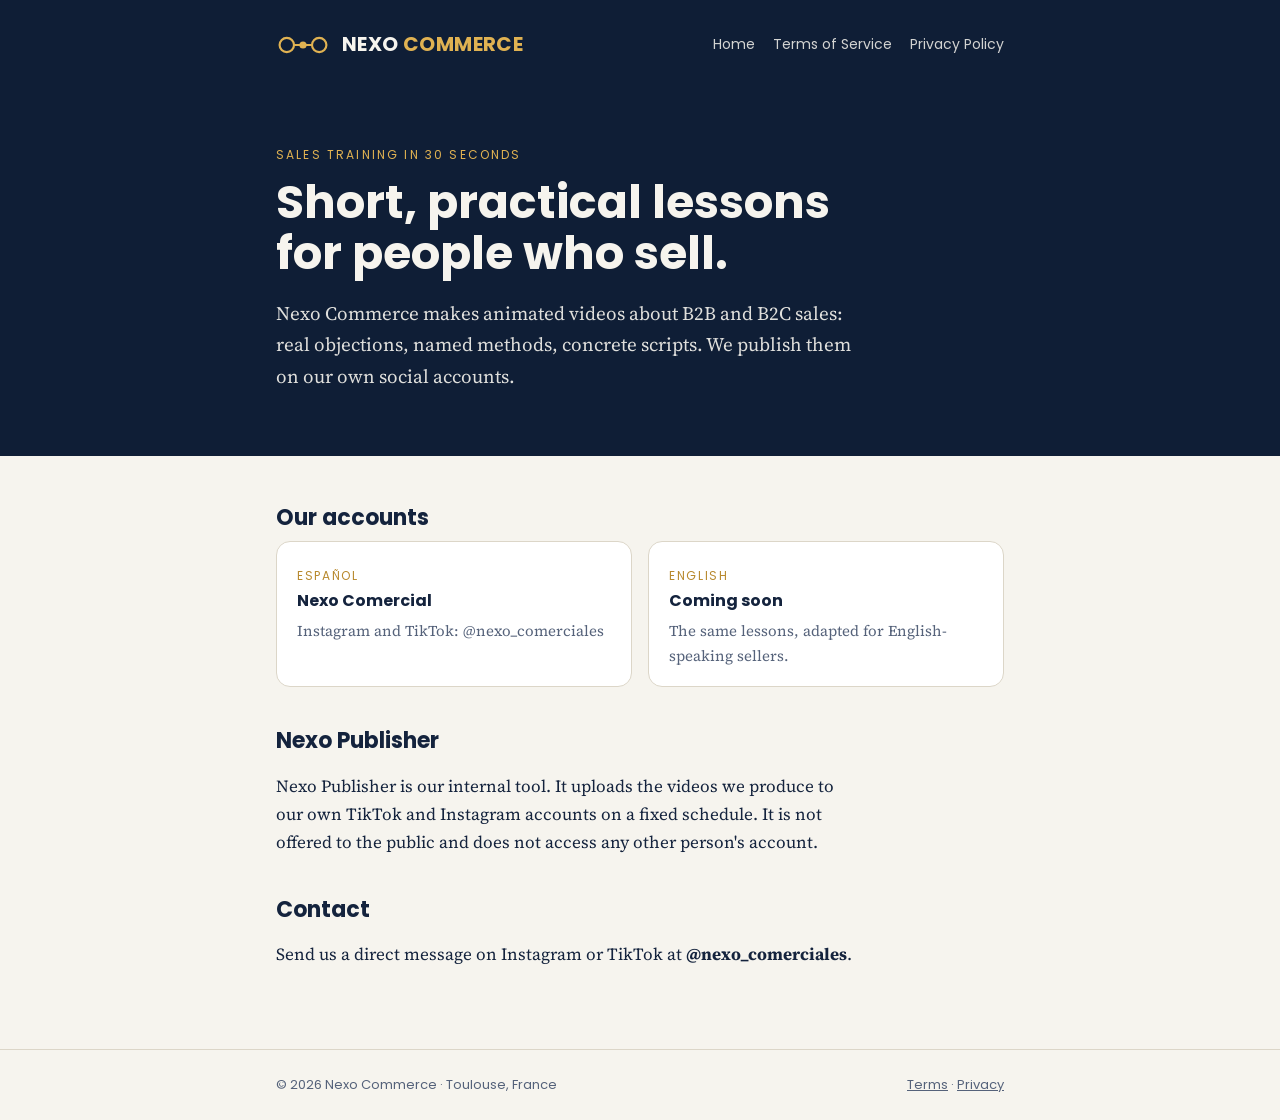
<file: index.html>
<!doctype html><html lang="en"><head><meta charset="utf-8"><meta name="viewport" content="width=device-width,initial-scale=1"><title>Nexo Commerce</title>
<link rel="preconnect" href="https://fonts.googleapis.com"><link rel="stylesheet" href="https://fonts.googleapis.com/css2?family=Poppins:wght@400;700&family=Source+Serif+4:wght@400;600&display=swap"><link rel="stylesheet" href="style.css">
</head><body>
<header class="band"><div class="wrap"><a class="brand" href="index.html"><svg viewBox="0 0 300 120" aria-hidden="true"><line x1="60" y1="60" x2="240" y2="60" stroke="#E0B252" stroke-width="12"/><circle cx="60" cy="60" r="40" fill="#0F1E36" stroke="#E0B252" stroke-width="12"/><circle cx="240" cy="60" r="40" fill="#0F1E36" stroke="#E0B252" stroke-width="12"/><circle cx="150" cy="60" r="20" fill="#E0B252"/></svg><span>NEXO <b>COMMERCE</b></span></a><nav><a href="index.html">Home</a><a href="terms.html">Terms of Service</a><a href="privacy.html">Privacy Policy</a></nav></div></header>
<section class="hero band"><div class="wrap">
<p class="eyebrow">Sales training in 30 seconds</p>
<h1>Short, practical lessons for people who sell.</h1>
<p class="lead">Nexo Commerce makes animated videos about B2B and B2C sales: real objections, named methods, concrete scripts. We publish them on our own social accounts.</p>
</div></section>
<main><div class="wrap">
<h2>Our accounts</h2>
<div class="grid">
<div class="acc"><span class="lang">Español</span><h3>Nexo Comercial</h3><p>Instagram and TikTok: @nexo_comerciales</p></div>
<div class="acc"><span class="lang">English</span><h3>Coming soon</h3><p>The same lessons, adapted for English-speaking sellers.</p></div>
</div>
<h2>Nexo Publisher</h2>
<p>Nexo Publisher is our internal tool. It uploads the videos we produce to our own TikTok and Instagram accounts on a fixed schedule. It is not offered to the public and does not access any other person's account.</p>
<h2>Contact</h2>
<p>Send us a direct message on Instagram or TikTok at <strong>@nexo_comerciales</strong>.</p>
</div></main>
<footer><div class="wrap"><span>© 2026 Nexo Commerce · Toulouse, France</span><span><a href="terms.html">Terms</a> · <a href="privacy.html">Privacy</a></span></div></footer>
</body></html>
</file>
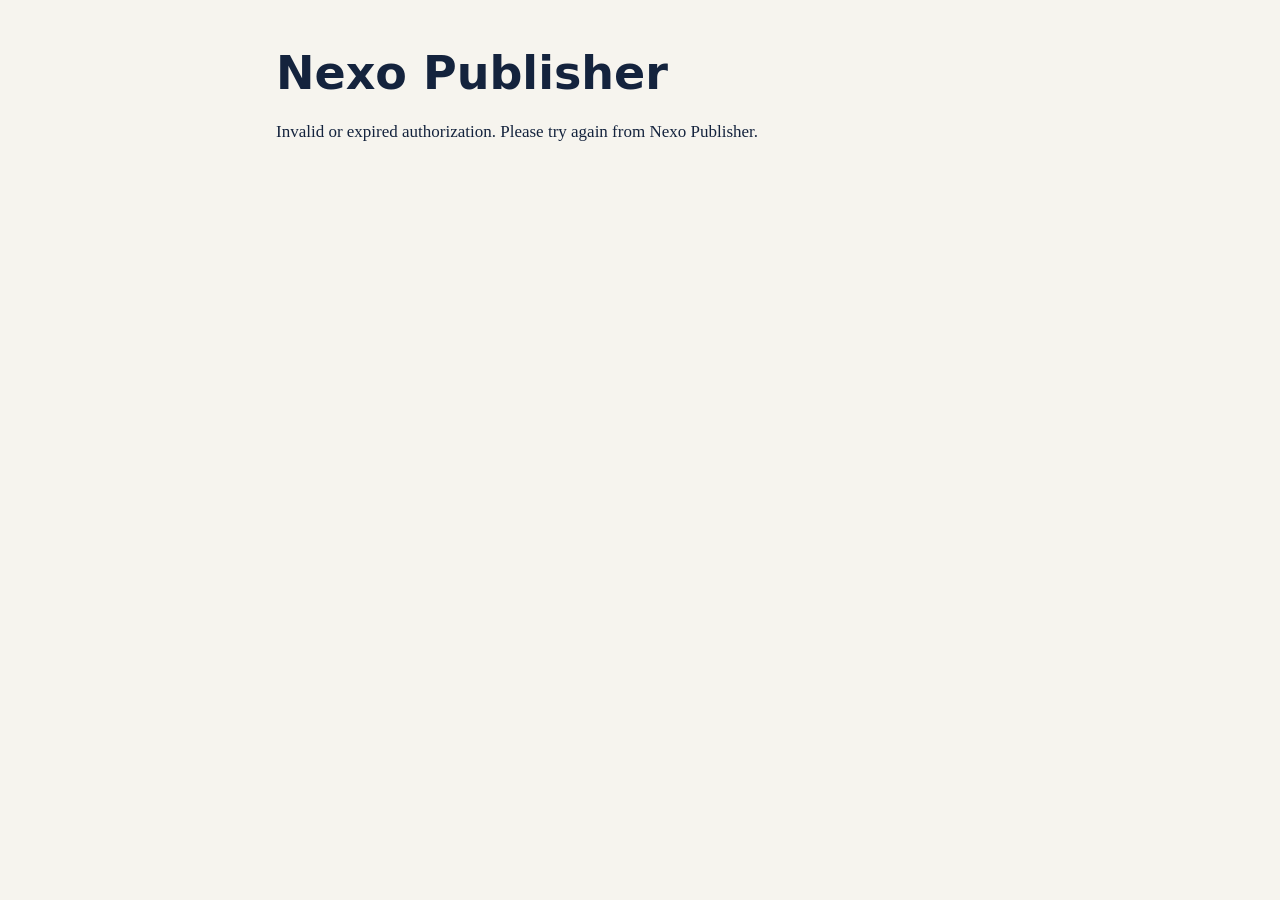
<file: callback.html>
<!doctype html>
<html lang="en"><head><meta charset="utf-8"><meta name="viewport" content="width=device-width,initial-scale=1">
<title>Nexo Publisher</title><link rel="stylesheet" href="style.css"><meta name="robots" content="noindex"></head>
<body><main><div class="wrap">
<h1>Nexo Publisher</h1>
<p id="msg">Connecting your TikTok account...</p>
</div></main>
<script>
(async () => {
  const p = new URLSearchParams(location.search), msg = document.getElementById("msg");
  if (p.get("error")) { msg.textContent = "Authorization was not granted: " + p.get("error"); return; }
  if (!p.get("code") || p.get("state") !== sessionStorage.getItem("nx_state")) { msg.textContent = "Invalid or expired authorization. Please try again from Nexo Publisher."; return; }
  sessionStorage.removeItem("nx_state");
  try {
    const r = await (await fetch("http://127.0.0.1:8787/api/exchange", { method: "POST", headers: {"Content-Type":"application/json"}, body: JSON.stringify({ code: p.get("code") }) })).json();
    if (r.ok) { location.replace("publisher.html"); return; }
    msg.textContent = "Connection failed: " + JSON.stringify(r.error);
  } catch (e) { msg.textContent = "The local Nexo Publisher service is not running."; }
})();
</script>
</body></html>
</file>
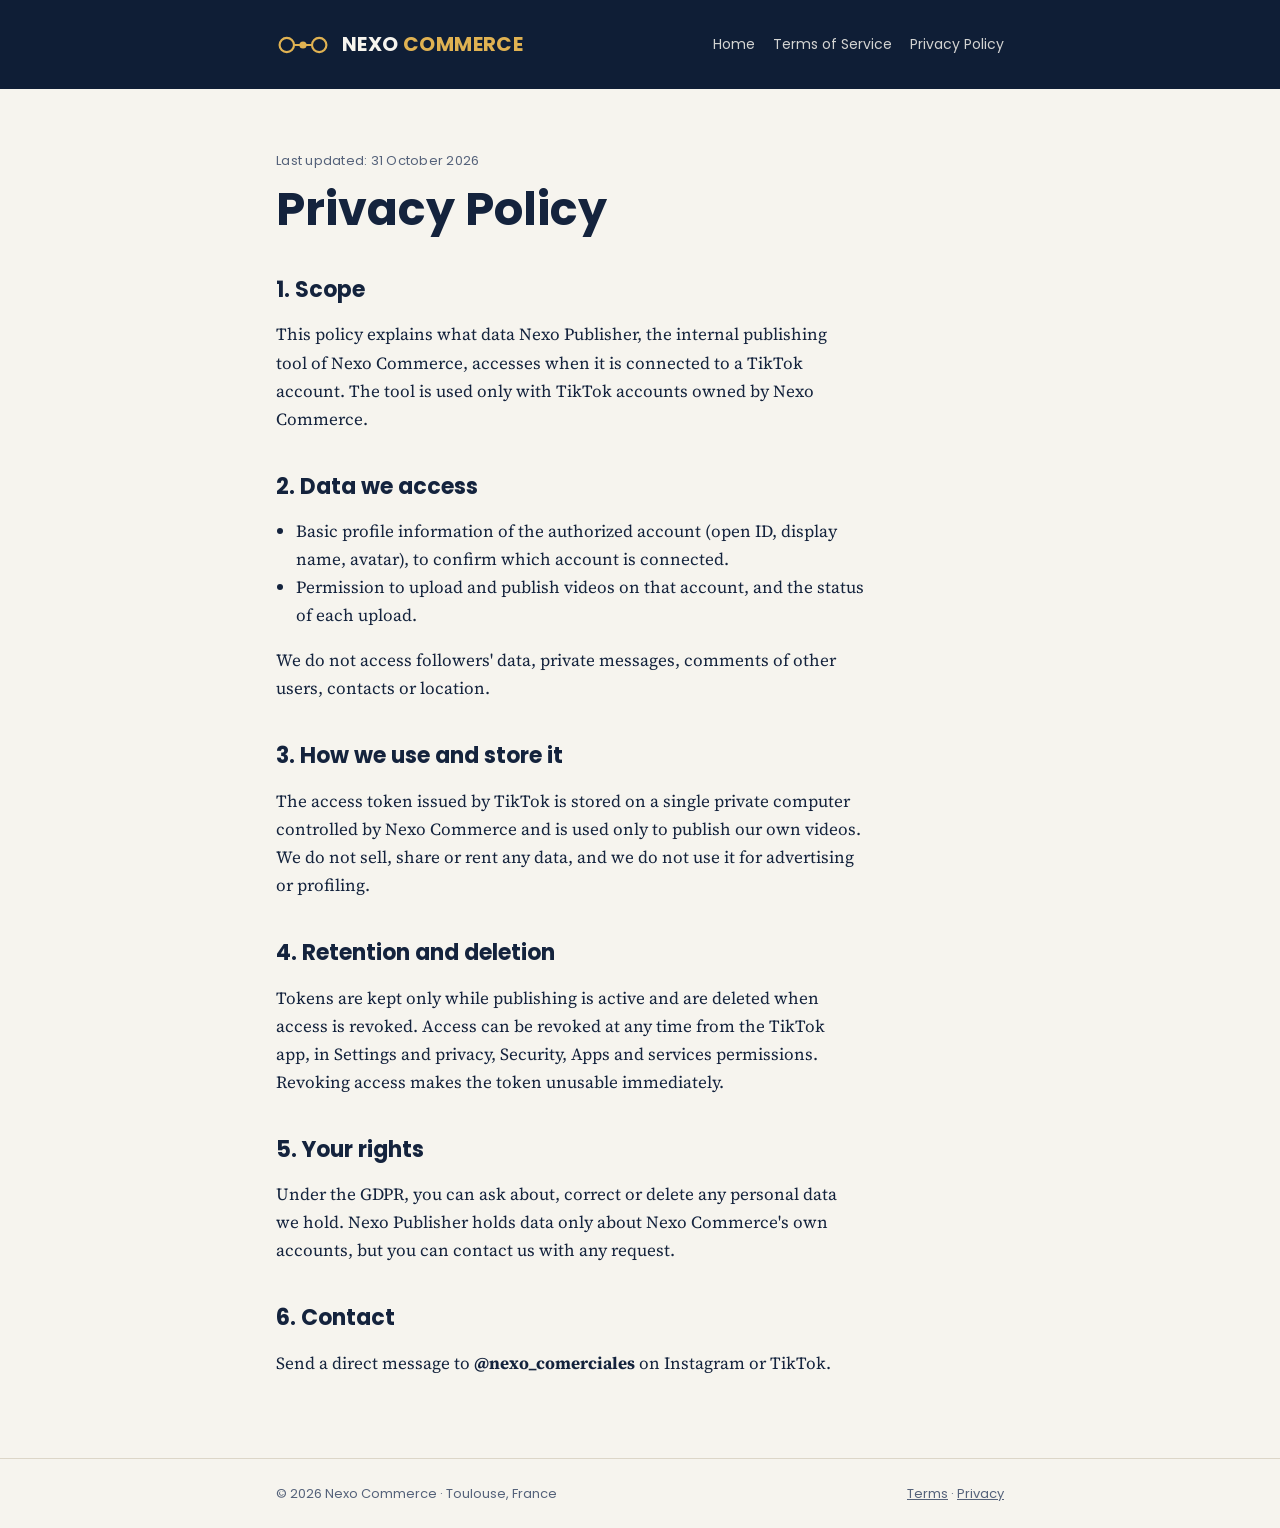
<file: privacy.html>
<!doctype html><html lang="en"><head><meta charset="utf-8"><meta name="viewport" content="width=device-width,initial-scale=1,viewport-fit=cover"><title>Privacy Policy · Nexo Commerce</title>
<link rel="preconnect" href="https://fonts.googleapis.com"><link rel="stylesheet" href="https://fonts.googleapis.com/css2?family=Poppins:wght@400;700&family=Source+Serif+4:wght@400;600&display=swap"><link rel="stylesheet" href="style.css"></head><body>
<header class="band"><div class="wrap"><a class="brand" href="index.html"><svg viewBox="0 0 300 120" aria-hidden="true"><line x1="60" y1="60" x2="240" y2="60" stroke="#E0B252" stroke-width="12"/><circle cx="60" cy="60" r="40" fill="#0F1E36" stroke="#E0B252" stroke-width="12"/><circle cx="240" cy="60" r="40" fill="#0F1E36" stroke="#E0B252" stroke-width="12"/><circle cx="150" cy="60" r="20" fill="#E0B252"/></svg><span>NEXO <b>COMMERCE</b></span></a><nav><a href="index.html">Home</a><a href="terms.html">Terms of Service</a><a href="privacy.html">Privacy Policy</a></nav></div></header>
<main><div class="wrap">
<p class="meta">Last updated: 31 October 2026</p>
<h1>Privacy Policy</h1>
<h2>1. Scope</h2>
<p>This policy explains what data Nexo Publisher, the internal publishing tool of Nexo Commerce, accesses when it is connected to a TikTok account. The tool is used only with TikTok accounts owned by Nexo Commerce.</p>
<h2>2. Data we access</h2>
<ul>
<li>Basic profile information of the authorized account (open ID, display name, avatar), to confirm which account is connected.</li>
<li>Permission to upload and publish videos on that account, and the status of each upload.</li>
</ul>
<p>We do not access followers' data, private messages, comments of other users, contacts or location.</p>
<h2>3. How we use and store it</h2>
<p>The access token issued by TikTok is stored on a single private computer controlled by Nexo Commerce and is used only to publish our own videos. We do not sell, share or rent any data, and we do not use it for advertising or profiling.</p>
<h2>4. Retention and deletion</h2>
<p>Tokens are kept only while publishing is active and are deleted when access is revoked. Access can be revoked at any time from the TikTok app, in Settings and privacy, Security, Apps and services permissions. Revoking access makes the token unusable immediately.</p>
<h2>5. Your rights</h2>
<p>Under the GDPR, you can ask about, correct or delete any personal data we hold. Nexo Publisher holds data only about Nexo Commerce's own accounts, but you can contact us with any request.</p>
<h2>6. Contact</h2>
<p>Send a direct message to <strong>@nexo_comerciales</strong> on Instagram or TikTok.</p>
</div></main>
<footer><div class="wrap"><span>© 2026 Nexo Commerce · Toulouse, France</span><span><a href="terms.html">Terms</a> · <a href="privacy.html">Privacy</a></span></div></footer>
</body></html>
</file>
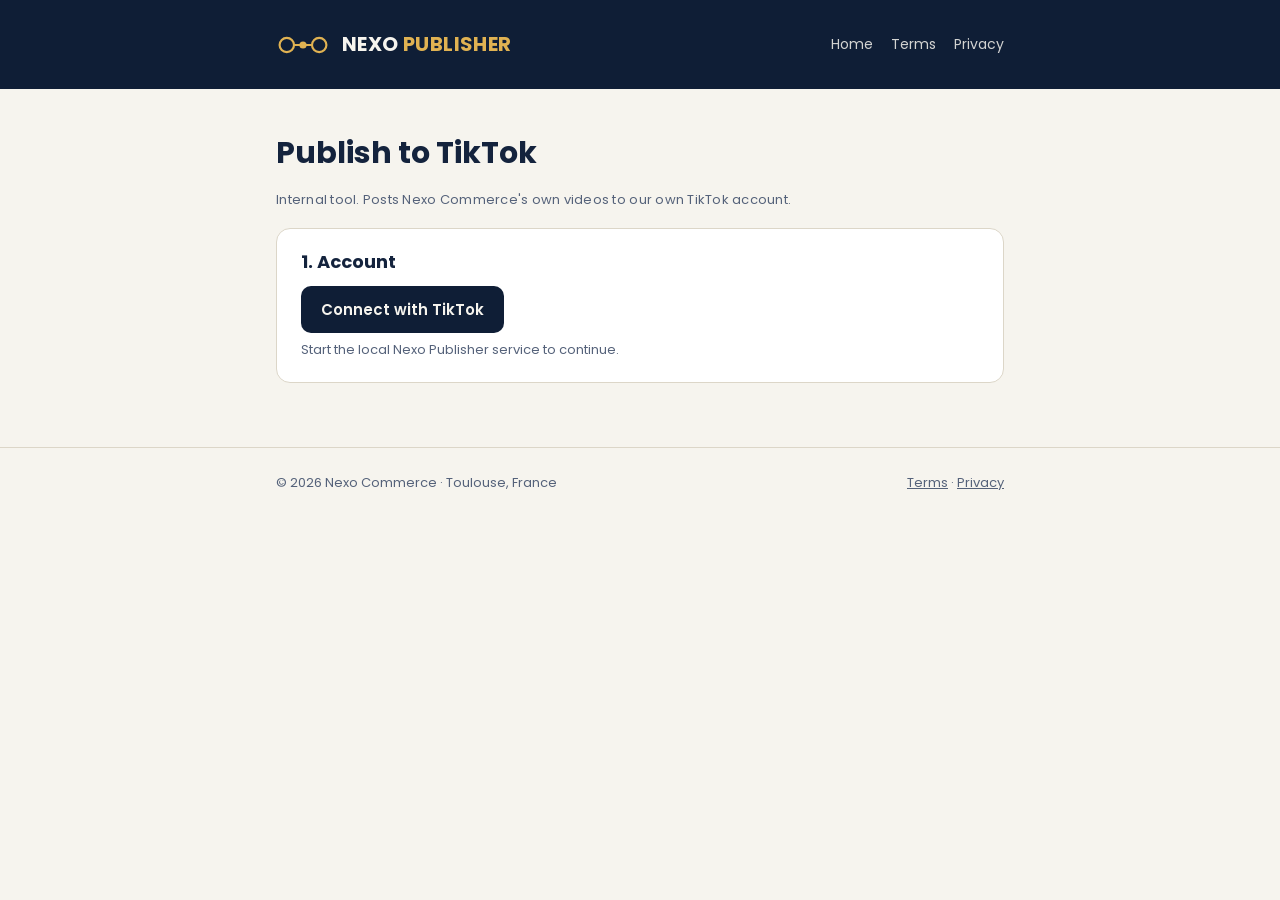
<file: publisher.html>
﻿<!doctype html>
<html lang="en"><head><meta charset="utf-8"><meta name="viewport" content="width=device-width,initial-scale=1">
<title>Nexo Publisher</title><meta name="robots" content="noindex">
<link rel="preconnect" href="https://fonts.googleapis.com"><link rel="stylesheet" href="https://fonts.googleapis.com/css2?family=Poppins:wght@400;600;700&family=Source+Serif+4:wght@400;600&display=swap"><link rel="stylesheet" href="style.css">
<style>
.panel{background:var(--surface);border:1px solid var(--line);border-radius:14px;padding:22px 24px;margin-top:18px}
.panel h2{margin:0 0 12px;font-size:18px}
.btn{font-family:var(--display);font-weight:600;font-size:15px;border:0;border-radius:10px;padding:12px 20px;cursor:pointer;background:var(--band);color:var(--band-fg)}
.btn.gold{background:var(--band-gold);color:#0F1E36}
.btn:disabled{opacity:.45;cursor:not-allowed}
.creator{display:flex;flex-wrap:wrap;align-items:center;gap:14px;font-family:var(--display)}
.creator img{width:52px;height:52px;border-radius:50%;border:2px solid var(--band-gold)}
.creator b{display:block;font-size:16px}.creator span{font-size:13px;color:var(--muted)}
label.f{display:block;font-family:var(--display);font-size:13px;font-weight:600;margin:16px 0 6px}
select,textarea{width:100%;font:inherit;font-size:15px;padding:10px 12px;border:1px solid var(--line);border-radius:10px;background:var(--bg);color:var(--fg)}
textarea{min-height:84px;resize:vertical}
.row{display:grid;grid-template-columns:200px 1fr;gap:22px;align-items:start}
@media (max-width:640px){.row{grid-template-columns:1fr}}
video{width:100%;max-width:200px;aspect-ratio:9/16;background:#000;border-radius:12px}
.checks label{display:flex;gap:10px;align-items:center;font-family:var(--display);font-size:14px;margin:6px 0}
.hint{font-family:var(--display);font-size:13px;color:var(--muted);margin:6px 0 0}
.consent{font-family:var(--display);font-size:13px;color:var(--muted);margin:18px 0 12px}
.status{font-family:var(--display);font-size:14px;margin-top:14px}
.sub{margin-left:26px}
</style></head><body>
<header class="band"><div class="wrap"><a class="brand" href="index.html"><svg viewBox="0 0 300 120" aria-hidden="true"><line x1="60" y1="60" x2="240" y2="60" stroke="#E0B252" stroke-width="12"/><circle cx="60" cy="60" r="40" fill="#0F1E36" stroke="#E0B252" stroke-width="12"/><circle cx="240" cy="60" r="40" fill="#0F1E36" stroke="#E0B252" stroke-width="12"/><circle cx="150" cy="60" r="20" fill="#E0B252"/></svg><span>NEXO <b>PUBLISHER</b></span></a><nav><a href="index.html">Home</a><a href="terms.html">Terms</a><a href="privacy.html">Privacy</a></nav></div></header>
<main><div class="wrap">
<h1 style="font-size:30px">Publish to TikTok</h1>
<p class="meta">Internal tool. Posts Nexo Commerce's own videos to our own TikTok account.</p>

<div class="panel" id="p-connect">
  <h2>1. Account</h2>
  <div id="who"><button class="btn" id="connect">Connect with TikTok</button></div>
</div>

<div class="panel" id="p-post" hidden>
  <h2>2. New post</h2>
  <label class="f" for="video">Video</label>
  <select id="video"></select>
  <div class="row" style="margin-top:16px">
    <video id="preview" controls playsinline></video>
    <div>
      <label class="f" for="title" style="margin-top:0">Caption</label>
      <textarea id="title" maxlength="2200" placeholder="Write a caption"></textarea>
      <label class="f" for="privacy">Who can view this video</label>
      <select id="privacy"><option value="" selected disabled>Select privacy</option></select>
      <p class="hint" id="privhint"></p>
      <label class="f">Allow users to</label>
      <div class="checks">
        <label><input type="checkbox" id="c-comment"> Comment</label>
        <label><input type="checkbox" id="c-duet"> Duet</label>
        <label><input type="checkbox" id="c-stitch"> Stitch</label>
      </div>
      <label class="f">Content disclosure</label>
      <div class="checks">
        <label><input type="checkbox" id="disclose"> Disclose video content</label>
        <div class="sub" id="disc-opts" hidden>
          <label><input type="checkbox" id="b-own"> Your brand <span class="hint" style="margin:0">(promoting yourself or your own business)</span></label>
          <label><input type="checkbox" id="b-paid"> Branded content <span class="hint" style="margin:0">(paid partnership with a third party)</span></label>
          <p class="hint" id="dischint"></p>
        </div>
      </div>
    </div>
  </div>
  <p class="consent" id="consent"></p>
  <button class="btn gold" id="post" disabled>Post to TikTok</button>
  <p class="status" id="status" role="status"></p>
</div>
</div></main>
<footer><div class="wrap"><span>© 2026 Nexo Commerce · Toulouse, France</span><span><a href="terms.html">Terms</a> · <a href="privacy.html">Privacy</a></span></div></footer>
<script>
const L = "http://127.0.0.1:8787";
const $ = id => document.getElementById(id);
const LABEL = {PUBLIC_TO_EVERYONE:"Everyone", MUTUAL_FOLLOW_FRIENDS:"Friends", FOLLOWER_OF_CREATOR:"Followers", SELF_ONLY:"Only me"};
const MUSIC = '<a href="https://www.tiktok.com/legal/page/global/music-usage-confirmation/en" target="_blank" rel="noopener">Music Usage Confirmation</a>';
const BRAND = '<a href="https://www.tiktok.com/legal/page/global/bc-policy/en" target="_blank" rel="noopener">Branded Content Policy</a>';
let creator = null, videos = [];

$("connect").onclick = async () => {
  const c = await (await fetch(L + "/api/config")).json();
  const state = crypto.randomUUID().replace(/-/g, "");
  sessionStorage.setItem("nx_state", state);
  location.href = "https://www.tiktok.com/v2/auth/authorize/?client_key=" + c.client_key + "&scope=user.info.basic,video.upload,video.publish&response_type=code&redirect_uri=" + encodeURIComponent(c.redirect_uri) + "&state=" + state;
};

async function load() {
  const c = await (await fetch(L + "/api/config")).json();
  if (!c.connected) return;
  const r = await (await fetch(L + "/api/creator")).json();
  if (!r.data || !r.data.creator_nickname) return;
  creator = r.data;
  $("who").innerHTML = '<div class="creator"><img alt="" src="' + creator.creator_avatar_url + '"><div><b>' + creator.creator_nickname + '</b><span>@' + creator.creator_username + ' · posting as this account</span></div><button class="btn" id="logout" style="margin-left:auto;padding:8px 14px;font-size:13px">Disconnect</button></div>';
  $("logout").onclick = async () => { await fetch(L + "/api/logout", { method: "POST" }); location.reload(); };
  for (const p of creator.privacy_level_options) { const o = document.createElement("option"); o.value = p; o.textContent = LABEL[p] || p; $("privacy").appendChild(o); }
  if (creator.comment_disabled) { $("c-comment").disabled = true; }
  if (creator.duet_disabled) { $("c-duet").disabled = true; }
  if (creator.stitch_disabled) { $("c-stitch").disabled = true; }
  videos = await (await fetch(L + "/api/videos")).json();
  for (const v of videos) { const o = document.createElement("option"); o.value = v.id; o.textContent = v.name; $("video").appendChild(o); }
  $("p-post").hidden = false; pick(); refresh();
}
function pick() { $("preview").src = L + "/api/video?id=" + encodeURIComponent($("video").value); }
function refresh() {
  const d = $("disclose").checked, own = $("b-own").checked, paid = $("b-paid").checked;
  $("disc-opts").hidden = !d;
  const self = $("privacy").querySelector('option[value="SELF_ONLY"]');
  if (self) { self.disabled = d && paid; if (d && paid && $("privacy").value === "SELF_ONLY") $("privacy").value = ""; }
  $("privhint").textContent = d && paid ? "Branded content visibility cannot be set to private." : "";
  $("dischint").textContent = d && !own && !paid ? "You need to indicate if your content promotes yourself, a third party, or both." : (d && paid ? "Your photo/video will be labeled as \"Paid partnership\"." : (d && own ? "Your photo/video will be labeled as \"Promotional content\"." : ""));
  $("consent").innerHTML = "By posting, you agree to TikTok's " + (d && paid ? BRAND + " and " : "") + MUSIC + ".";
  $("post").disabled = !$("privacy").value || (d && !own && !paid);
}
["privacy","disclose","b-own","b-paid"].forEach(id => $(id).addEventListener("change", refresh));
$("video").addEventListener("change", pick);

$("post").onclick = async () => {
  $("post").disabled = true; $("status").textContent = "Uploading video to TikTok...";
  const d = $("disclose").checked;
  const r = await (await fetch(L + "/api/post", { method: "POST", headers: {"Content-Type":"application/json"}, body: JSON.stringify({
    video: $("video").value, title: $("title").value, privacy_level: $("privacy").value,
    allow_comment: $("c-comment").checked, allow_duet: $("c-duet").checked, allow_stitch: $("c-stitch").checked,
    brand_organic: d && $("b-own").checked, brand_content: d && $("b-paid").checked }) })).json();
  if (!r.publish_id) { $("status").textContent = "Error: " + ((r.error && (r.error.code || r.error)) || "unknown"); $("post").disabled = false; return; }
  $("status").textContent = "Video sent. TikTok is processing it; it may take a few minutes to appear on your profile.";
  for (let i = 0; i < 40; i++) {
    await new Promise(z => setTimeout(z, 5000));
    const s = await (await fetch(L + "/api/status?id=" + encodeURIComponent(r.publish_id))).json();
    const st = s.data && s.data.status;
    if (st === "PUBLISH_COMPLETE") { $("status").textContent = "Posted. Your video is now on your TikTok profile."; break; }
    if (st === "FAILED") { $("status").textContent = "TikTok could not post the video: " + s.data.fail_reason; break; }
    $("status").textContent = "Processing on TikTok (" + (st || "pending").toLowerCase().replace(/_/g, " ") + "). This may take a few minutes.";
  }
  $("post").disabled = false;
};
load().catch(() => { $("who").insertAdjacentHTML("beforeend", '<p class="hint">Start the local Nexo Publisher service to continue.</p>'); });
</script>
</body></html>
</file>
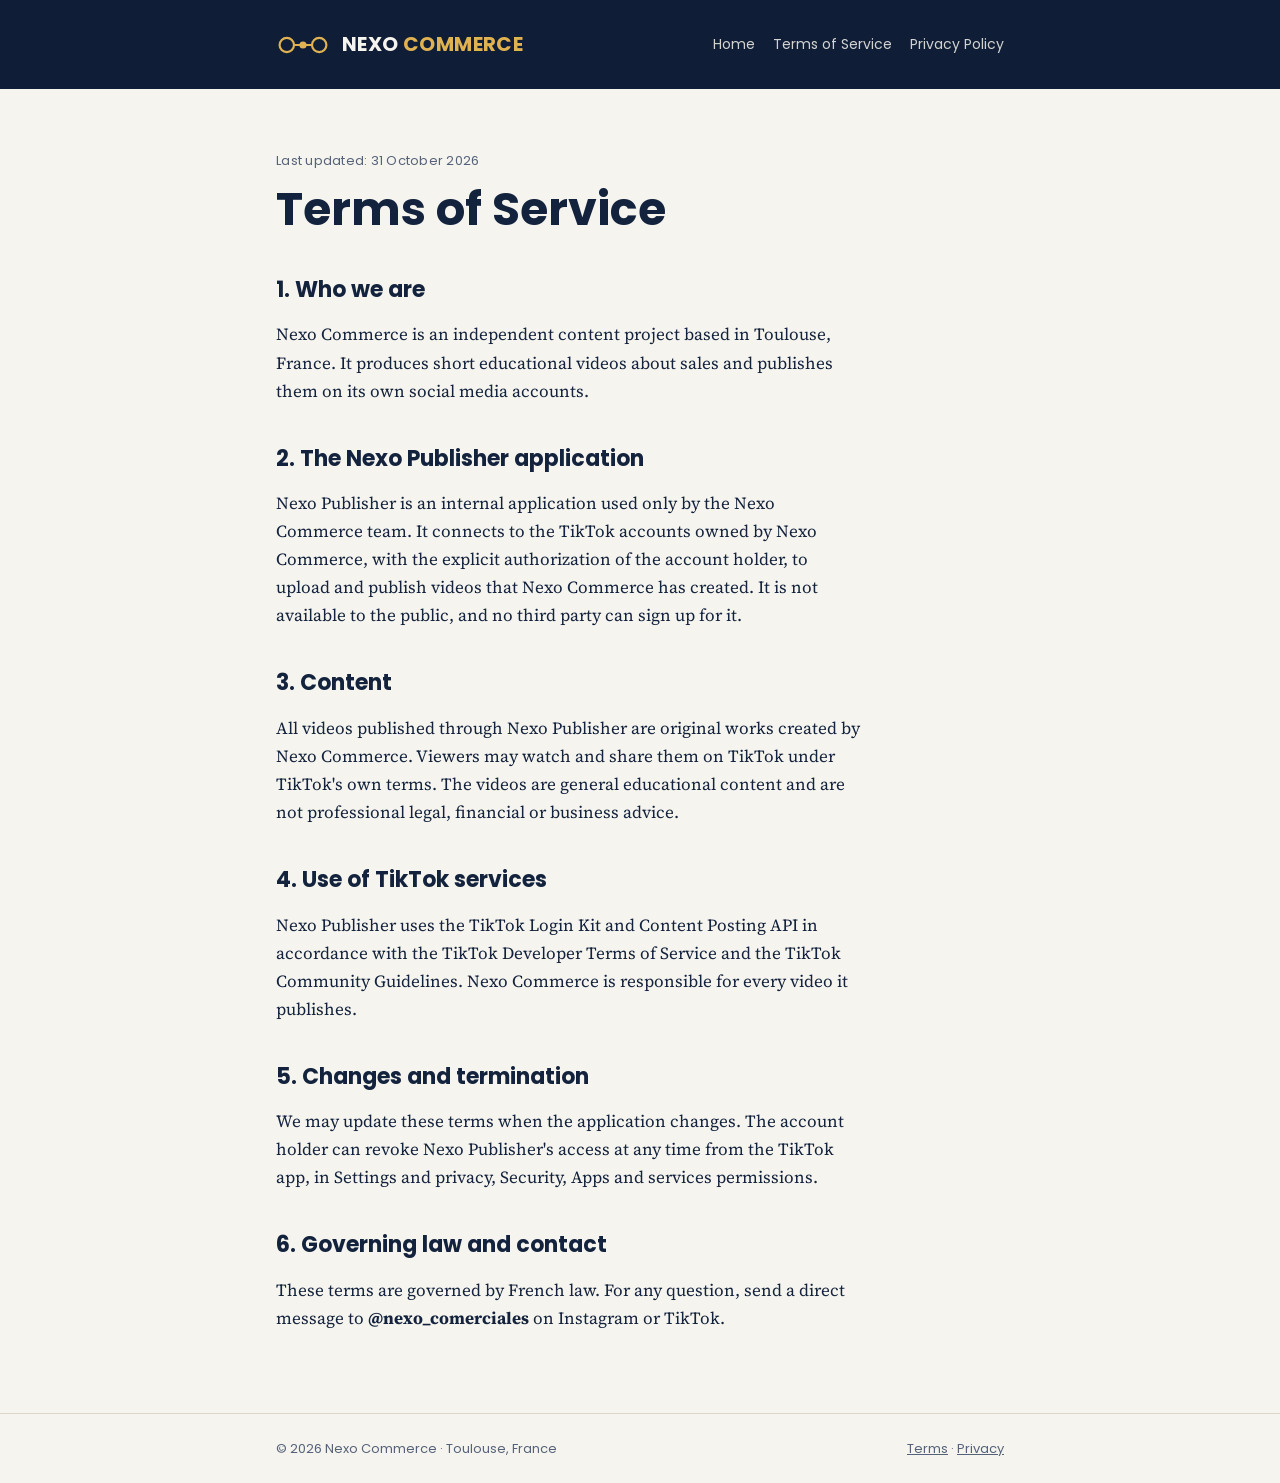
<file: terms.html>
<!doctype html><html lang="en"><head><meta charset="utf-8"><meta name="viewport" content="width=device-width,initial-scale=1,viewport-fit=cover"><title>Terms of Service · Nexo Commerce</title>
<link rel="preconnect" href="https://fonts.googleapis.com"><link rel="stylesheet" href="https://fonts.googleapis.com/css2?family=Poppins:wght@400;700&family=Source+Serif+4:wght@400;600&display=swap"><link rel="stylesheet" href="style.css"></head><body>
<header class="band"><div class="wrap"><a class="brand" href="index.html"><svg viewBox="0 0 300 120" aria-hidden="true"><line x1="60" y1="60" x2="240" y2="60" stroke="#E0B252" stroke-width="12"/><circle cx="60" cy="60" r="40" fill="#0F1E36" stroke="#E0B252" stroke-width="12"/><circle cx="240" cy="60" r="40" fill="#0F1E36" stroke="#E0B252" stroke-width="12"/><circle cx="150" cy="60" r="20" fill="#E0B252"/></svg><span>NEXO <b>COMMERCE</b></span></a><nav><a href="index.html">Home</a><a href="terms.html">Terms of Service</a><a href="privacy.html">Privacy Policy</a></nav></div></header>
<main><div class="wrap">
<p class="meta">Last updated: 31 October 2026</p>
<h1>Terms of Service</h1>
<h2>1. Who we are</h2>
<p>Nexo Commerce is an independent content project based in Toulouse, France. It produces short educational videos about sales and publishes them on its own social media accounts.</p>
<h2>2. The Nexo Publisher application</h2>
<p>Nexo Publisher is an internal application used only by the Nexo Commerce team. It connects to the TikTok accounts owned by Nexo Commerce, with the explicit authorization of the account holder, to upload and publish videos that Nexo Commerce has created. It is not available to the public, and no third party can sign up for it.</p>
<h2>3. Content</h2>
<p>All videos published through Nexo Publisher are original works created by Nexo Commerce. Viewers may watch and share them on TikTok under TikTok's own terms. The videos are general educational content and are not professional legal, financial or business advice.</p>
<h2>4. Use of TikTok services</h2>
<p>Nexo Publisher uses the TikTok Login Kit and Content Posting API in accordance with the TikTok Developer Terms of Service and the TikTok Community Guidelines. Nexo Commerce is responsible for every video it publishes.</p>
<h2>5. Changes and termination</h2>
<p>We may update these terms when the application changes. The account holder can revoke Nexo Publisher's access at any time from the TikTok app, in Settings and privacy, Security, Apps and services permissions.</p>
<h2>6. Governing law and contact</h2>
<p>These terms are governed by French law. For any question, send a direct message to <strong>@nexo_comerciales</strong> on Instagram or TikTok.</p>
</div></main>
<footer><div class="wrap"><span>© 2026 Nexo Commerce · Toulouse, France</span><span><a href="terms.html">Terms</a> · <a href="privacy.html">Privacy</a></span></div></footer>
</body></html>
</file>
<file: style.css>
/* Nexo Commerce : bleu nuit, or, Poppins. Colonne de lecture unique, bandeau d'en-tete pleine largeur. */
:root{--bg:#F6F4EE;--surface:#FFFFFF;--fg:#14233D;--muted:#55627A;--gold:#B8892E;--line:#DCD6C8;--band:#0F1E36;--band-fg:#F6F4EE;--band-gold:#E0B252;
--display:"Poppins",system-ui,sans-serif;--body:"Source Serif 4",Georgia,serif;}
@media (prefers-color-scheme:dark){:root:not([data-theme="light"]){--bg:#0B172B;--surface:#11213B;--fg:#ECE7DB;--muted:#9BA8BF;--gold:#E0B252;--line:#24375A;--band:#0F1E36;--band-fg:#ECE7DB;--band-gold:#E0B252;color-scheme:dark}}
:root[data-theme="dark"]{--bg:#0B172B;--surface:#11213B;--fg:#ECE7DB;--muted:#9BA8BF;--gold:#E0B252;--line:#24375A;--band:#0F1E36;--band-fg:#ECE7DB;--band-gold:#E0B252;color-scheme:dark}
*{box-sizing:border-box}
body{margin:0;background:var(--bg);color:var(--fg);font-family:var(--body);font-size:17px;line-height:1.65}
.band{background:var(--band);color:var(--band-fg)}
.wrap{max-width:760px;margin:0 auto;padding-left:max(16px,env(safe-area-inset-left,0px));padding-right:max(16px,env(safe-area-inset-right,0px))}
header .wrap{padding-block:28px;display:flex;align-items:center;justify-content:space-between;gap:16px;flex-wrap:wrap}
.brand{display:flex;align-items:center;gap:12px;font-family:var(--display);font-weight:700;font-size:20px;letter-spacing:.02em;color:var(--band-fg);text-decoration:none}
.brand b{color:var(--band-gold);font-weight:700}
.brand svg{width:54px;height:22px;flex:none}
nav{display:flex;gap:18px;flex-wrap:wrap;font-family:var(--display);font-size:14px}
nav a{color:var(--band-fg);text-decoration:none;opacity:.85}
nav a:hover,nav a:focus-visible{opacity:1;text-decoration:underline;text-decoration-color:var(--band-gold)}
.hero .wrap{padding-block:56px 64px}
.eyebrow{font-family:var(--display);font-size:12px;letter-spacing:.18em;text-transform:uppercase;color:var(--band-gold);margin:0 0 12px}
h1{font-family:var(--display);font-weight:700;font-size:clamp(30px,6vw,46px);line-height:1.12;margin:0 0 18px;text-wrap:balance}
.hero p.lead{max-width:60ch;margin:0;font-size:19px;color:var(--band-fg);opacity:.9}
main .wrap{padding-block:48px 64px}
h2{font-family:var(--display);font-size:22px;line-height:1.25;margin:40px 0 10px;text-wrap:balance}
h2:first-child{margin-top:0}
p,li{max-width:65ch}
ul{padding-left:1.2em}
.meta{font-family:var(--display);font-size:13px;color:var(--muted);letter-spacing:.02em}
.grid{display:grid;grid-template-columns:repeat(auto-fit,minmax(220px,1fr));gap:16px;margin-top:8px}
.acc{background:var(--surface);border:1px solid var(--line);border-radius:14px;padding:18px 20px}
.acc h3{font-family:var(--display);font-size:16px;margin:0 0 4px}
.acc p{margin:0;color:var(--muted);font-size:15px}
.lang{font-family:var(--display);font-size:12px;letter-spacing:.14em;color:var(--gold);text-transform:uppercase}
a{color:var(--gold)}
footer{border-top:1px solid var(--line)}
footer .wrap{padding-block:24px;font-family:var(--display);font-size:13px;color:var(--muted);display:flex;gap:16px;flex-wrap:wrap;justify-content:space-between}
footer a{color:var(--muted)}
</file>
